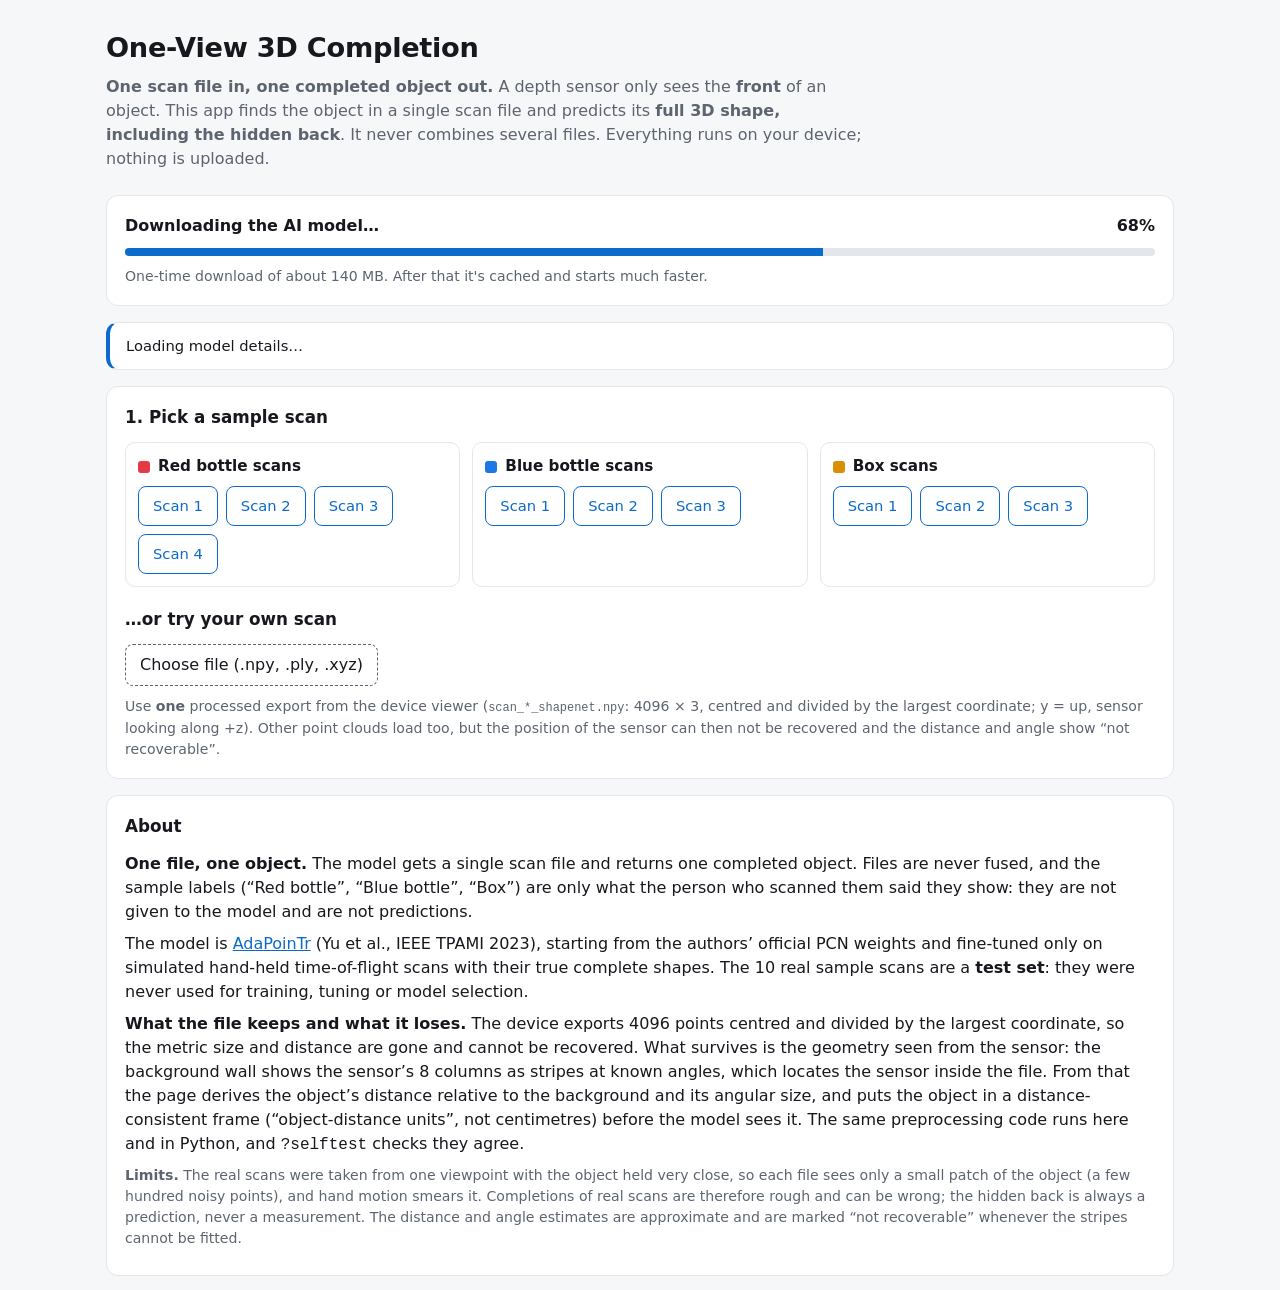
<file: index.html>
<!doctype html>
<html lang="en">
<head>
  <meta charset="utf-8">
  <meta name="viewport" content="width=device-width, initial-scale=1">
  <title>One-View 3D Completion</title>
  <meta name="description" content="One scan file in, one completed 3D object out: predicts the full shape of an object from a single one-sided depth (ToF) scan. Runs entirely on your device.">
  <link rel="icon" href="icon.svg" type="image/svg+xml">
  <link rel="stylesheet" href="style.css">
</head>
<body>
  <header class="top">
    <div class="wrap">
      <h1>One-View 3D Completion</h1>
      <p class="lede"><b>One scan file in, one completed object out.</b> A depth sensor only sees the <b>front</b> of an object.
        This app finds the object in a single scan file and predicts its <b>full 3D shape, including the hidden back</b>.
        It never combines several files. Everything runs on your device; nothing is uploaded.</p>
    </div>
  </header>

  <main class="wrap">
    <section id="model-status" class="card status" aria-live="polite">
      <div class="status-row"><span id="status-text">Loading the AI model…</span><span id="status-pct"></span></div>
      <div class="bar"><div id="bar-fill"></div></div>
      <p class="hint" id="dl-hint">One-time download of about 140 MB. After that it's cached and starts much faster.</p>
    </section>

    <section id="model-note" class="card notice" aria-live="polite">Loading model details…</section>

    <section class="card">
      <h2>1. Pick a sample scan</h2>
      <div id="samples" class="samples"></div>
      <h2 class="mt">…or try your own scan</h2>
      <div class="upload-row">
        <label class="file">
          <input id="file" type="file" accept=".npy,.ply,.xyz,.txt,.csv">
          <span>Choose file (.npy, .ply, .xyz)</span>
        </label>
      </div>
      <p class="hint">Use <b>one</b> processed export from the device viewer (<code>scan_*_shapenet.npy</code>: 4096 × 3, centred and divided by the
        largest coordinate; y = up, sensor looking along +z). Other point clouds load too, but the position of the sensor
        can then not be recovered and the distance and angle show “not recoverable”.</p>
    </section>

    <section id="result" class="card hidden">
      <div class="result-head">
        <h2 id="r-title">Result</h2>
        <span id="r-chip" class="chip"></span>
      </div>
      <p id="r-stats" class="stats"></p>
      <p id="r-label-note" class="muted label-note"></p>
      <div class="geo">
        <h3>What this one scan says about the object’s position</h3>
        <div id="geo-rows"></div>
        <p class="hint">Shown only when the 8 background stripes of the sensor were found and fitted in this file; otherwise “not recoverable”.
          This is a <b>rough</b> estimate: on simulated scans the relative distance was typically off by a factor of about 1.5 and by several times when
          the object was held within ~10 cm of the sensor, and the angle is coarse (the hand moves while scanning).
          The “fitted” flag does not guarantee the numbers are accurate.</p>
      </div>
      <div class="legend">
        <span><i class="dot seen"></i>What the sensor saw</span>
        <span><i class="dot pred" id="legend-pred"></i>Predicted complete object</span>
        <span class="muted">Drag to rotate · scroll or pinch to zoom</span>
      </div>
      <div class="plots">
        <figure><figcaption>Object close-up</figcaption><div id="plot-object" class="plot"></div></figure>
        <figure><figcaption>Whole scene <label class="inline"><input id="show-bg" type="checkbox" checked> show background</label></figcaption><div id="plot-scene" class="plot"></div></figure>
      </div>
      <div class="downloads">
        <button id="dl-ply" class="btn">Download object (.ply)</button>
        <button id="dl-npy" class="btn">Download object (.npy)</button>
        <button id="dl-scene" class="btn ghost">Download scene (.ply)</button>
      </div>
    </section>

    <section class="card about">
      <h2>About</h2>
      <p><b>One file, one object.</b> The model gets a single scan file and returns one completed object. Files are never fused,
        and the sample labels (“Red bottle”, “Blue bottle”, “Box”) are only what the person who scanned them said they show:
        they are not given to the model and are not predictions.</p>
      <p>The model is <a href="https://github.com/yuxumin/PoinTr" target="_blank" rel="noopener">AdaPoinTr</a>
        (Yu et al., IEEE TPAMI 2023), starting from the authors’ official PCN weights and fine-tuned only on simulated hand-held
        time-of-flight scans with their true complete shapes. The 10 real sample scans are a <b>test set</b>: they were never used for
        training, tuning or model selection.</p>
      <p><b>What the file keeps and what it loses.</b> The device exports 4096 points centred and divided by the largest coordinate, so the metric
        size and distance are gone and cannot be recovered. What survives is the geometry seen from the sensor: the background wall shows the
        sensor’s 8 columns as stripes at known angles, which locates the sensor inside the file. From that the page derives the object’s distance
        relative to the background and its angular size, and puts the object in a distance-consistent frame (“object-distance units”, not centimetres)
        before the model sees it. The same preprocessing code runs here and in Python, and <code>?selftest</code> checks they agree.</p>
      <p class="muted"><b>Limits.</b> The real scans were taken from one viewpoint with the object held very close, so each file sees only a small
        patch of the object (a few hundred noisy points), and hand motion smears it. Completions of real scans are therefore rough and can be
        wrong; the hidden back is always a prediction, never a measurement. The distance and angle estimates are approximate and are marked
        “not recoverable” whenever the stripes cannot be fitted.</p>
    </section>
  </main>

  <script src="vendor/ort.wasm.min.js"></script>
  <script src="vendor/plotly.min.js"></script>
  <script type="module" src="app.js"></script>
</body>
</html>
</file>
<file: style.css>
:root {
  --bg: #f6f7f9; --card: #ffffff; --text: #16181d; --muted: #5d6470; --line: #e3e6eb;
  --accent: #0b6bcb; --accent-ink: #ffffff; --plot-bg: #ffffff; --seen: #111111;
}
@media (prefers-color-scheme: dark) {
  :root:not([data-theme="light"]) {
    --bg: #0f1115; --card: #171a20; --text: #e8eaee; --muted: #9aa3af; --line: #2a2f38;
    --accent: #4aa3ff; --accent-ink: #0b0d11; --plot-bg: #171a20; --seen: #f2f2f2;
  }
}
:root[data-theme="dark"] {
  --bg: #0f1115; --card: #171a20; --text: #e8eaee; --muted: #9aa3af; --line: #2a2f38;
  --accent: #4aa3ff; --accent-ink: #0b0d11; --plot-bg: #171a20; --seen: #f2f2f2;
}
* { box-sizing: border-box; }
body { margin: 0; background: var(--bg); color: var(--text);
  font: 16px/1.5 system-ui, -apple-system, "Segoe UI", Roboto, sans-serif; }
.wrap { max-width: 1100px; margin: 0 auto; padding: 0 16px; }
.top { padding: 28px 0 8px; }
h1 { margin: 0 0 6px; font-size: 1.7rem; letter-spacing: -0.01em; }
h2 { margin: 0 0 12px; font-size: 1.05rem; }
.mt { margin-top: 20px; }
.lede { margin: 0; color: var(--muted); max-width: 760px; }
.card { background: var(--card); border: 1px solid var(--line); border-radius: 12px; padding: 18px; margin: 16px 0; }
.hidden { display: none; }
.hint, .muted { color: var(--muted); font-size: 0.88rem; }
.hint { margin: 10px 0 0; }
.status-row { display: flex; justify-content: space-between; gap: 12px; font-weight: 600; }
.bar { height: 8px; background: var(--line); border-radius: 99px; overflow: hidden; margin-top: 10px; }
#bar-fill { height: 100%; width: 0; background: var(--accent); transition: width .2s; }
.status.ready .bar, .status.ready .hint { display: none; }
.status.error { border-color: #d33; }
.samples { display: grid; grid-template-columns: repeat(auto-fit, minmax(240px, 1fr)); gap: 12px; }
.group { border: 1px solid var(--line); border-radius: 10px; padding: 12px; }
.group h3 { margin: 0 0 8px; font-size: 0.95rem; display: flex; align-items: center; gap: 8px; }
.swatch { width: 12px; height: 12px; border-radius: 3px; display: inline-block; }
.group .btns { display: flex; flex-wrap: wrap; gap: 8px; }
.btn { appearance: none; border: 1px solid var(--accent); background: var(--accent); color: var(--accent-ink);
  border-radius: 8px; padding: 8px 14px; font: inherit; font-size: 0.92rem; cursor: pointer; min-height: 40px; }
.btn.ghost, .group .btn { background: transparent; color: var(--accent); }
.group .btn.active { background: var(--accent); color: var(--accent-ink); }
.btn:disabled { opacity: .5; cursor: not-allowed; }
.upload-row { display: flex; flex-wrap: wrap; gap: 12px; align-items: end; }
.file input { position: absolute; opacity: 0; width: 1px; height: 1px; }
.file span { display: inline-flex; align-items: center; min-height: 40px; padding: 8px 14px; border-radius: 8px;
  border: 1px dashed var(--muted); cursor: pointer; }
.file input:focus-visible + span { outline: 2px solid var(--accent); }
.select { display: flex; flex-direction: column; font-size: 0.85rem; color: var(--muted); gap: 4px; }
select { font: inherit; padding: 8px 10px; min-height: 40px; border-radius: 8px; border: 1px solid var(--line);
  background: var(--card); color: var(--text); }
.result-head { display: flex; align-items: center; gap: 12px; flex-wrap: wrap; }
.result-head h2 { margin: 0; }
.chip { font-size: 0.85rem; padding: 3px 10px; border-radius: 99px; color: #fff; }
.stats { color: var(--muted); margin: 8px 0 4px; font-size: 0.92rem; }
.legend { display: flex; flex-wrap: wrap; gap: 16px; font-size: 0.9rem; margin: 6px 0 10px; align-items: center; }
.dot { display: inline-block; width: 10px; height: 10px; border-radius: 50%; margin-right: 6px; vertical-align: middle; }
.dot.seen { background: var(--seen); }
.plots { display: grid; grid-template-columns: 1fr 1fr; gap: 14px; }
figure { margin: 0; border: 1px solid var(--line); border-radius: 10px; overflow: hidden; min-width: 0; }
figcaption { padding: 8px 12px; font-size: 0.9rem; font-weight: 600; border-bottom: 1px solid var(--line);
  display: flex; justify-content: space-between; align-items: center; gap: 8px; flex-wrap: wrap; }
.inline { font-weight: 400; color: var(--muted); font-size: 0.85rem; }
.plot { height: 460px; }
.downloads { display: flex; flex-wrap: wrap; gap: 10px; margin-top: 14px; }
.about p { margin: 0 0 8px; }
a { color: var(--accent); }
@media (max-width: 760px) {
  .plots { grid-template-columns: 1fr; }
  .plot { height: 360px; }
  h1 { font-size: 1.4rem; }
}

.notice { font-size: 0.92rem; padding: 12px 16px; border-left: 4px solid var(--accent); }
.notice.warn { border-left-color: #d98e04; background: color-mix(in srgb, #d98e04 10%, var(--card)); }
.notice code, .hint code { font-size: 0.85em; }
.label-note { margin: 0 0 8px; }
.geo { border: 1px solid var(--line); border-radius: 10px; padding: 12px 14px; margin: 8px 0 14px; }
.geo h3 { margin: 0 0 8px; font-size: 0.95rem; }
.kv { display: grid; grid-template-columns: minmax(150px, 230px) 1fr; gap: 4px 14px; padding: 6px 0; border-top: 1px solid var(--line); }
.kv:first-of-type { border-top: 0; }
.kv > span { color: var(--muted); font-size: 0.9rem; }
.kv small { display: block; color: var(--muted); font-size: 0.82rem; }
.na { font-weight: 600; color: var(--muted); }
@media (max-width: 760px) { .kv { grid-template-columns: 1fr; } }
</file>
